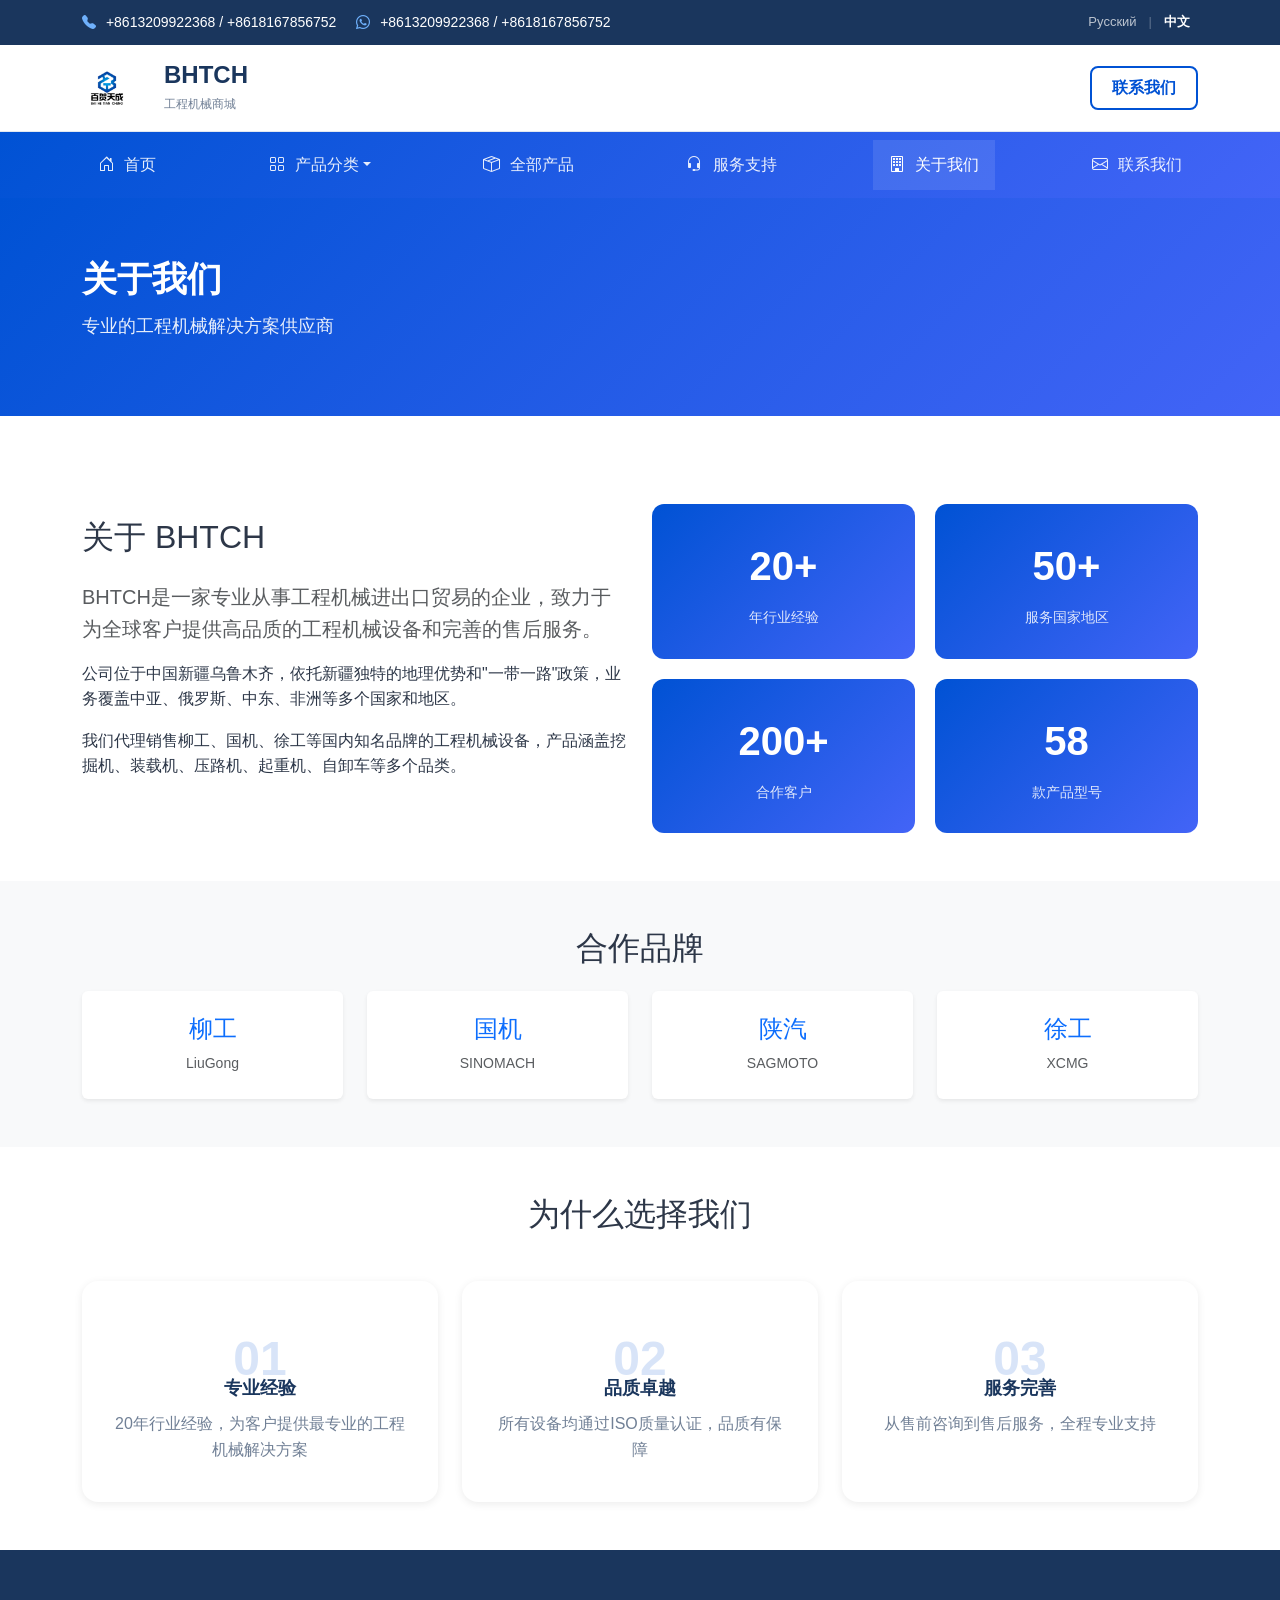
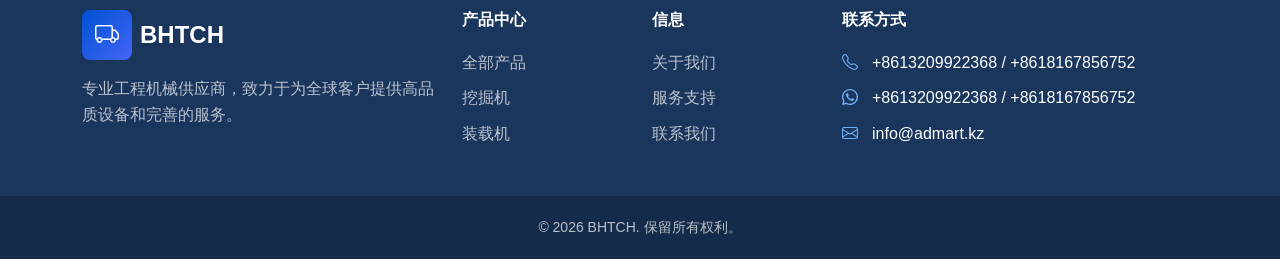
<file: about.html>
<!DOCTYPE html>
<html lang="zh-CN" data-i18n-lang="zh">
<head>
    <meta charset="UTF-8">
    <meta name="viewport" content="width=device-width, initial-scale=1.0">
    <title data-i18n="about.title">关于我们 - BHTCH</title>
    <meta name="description" content="BHTCH是一家专业工程机械供应商，拥有20年行业经验，为全球客户提供高品质设备">
    <link href="https://cdn.jsdelivr.net/npm/bootstrap@5.3.0/dist/css/bootstrap.min.css" rel="stylesheet">
    <link href="https://cdn.jsdelivr.net/npm/bootstrap-icons@1.11.0/font/bootstrap-icons.css" rel="stylesheet">
    <link href="css/style.css" rel="stylesheet">
</head>
<body>
    <div class="top-contact-bar">
        <div class="container">
            <div class="d-flex justify-content-between align-items-center py-2">
                <div class="contact-items">
                    <span><i class="bi bi-telephone-fill"></i> +8613209922368 / +8618167856752</span>
                    <span class="ms-3"><i class="bi bi-whatsapp"></i> +8613209922368 / +8618167856752</span>
                </div>
                <div class="language-selector">
                    <button class="lang-btn" data-lang="ru">Русский</button>
                    <span class="lang-divider">|</span>
                    <button class="lang-btn active" data-lang="zh">中文</button>
                </div>
            </div>
        </div>
    </div>

    <header class="header-main">
        <div class="container">
            <div class="d-flex align-items-center py-3">
                <a class='brand-logo d-flex align-items-center text-decoration-none' href='/'>
                    <img src="images/logo-baihetiancheng.png" data-i18n-alt="logo.alt" alt="百贺天成" class="logo-bhtc me-3">
                    <div class="ms-3">
                        <span class="brand-name" data-i18n="logo.name">BHTCH</span>
                        <small class="brand-tagline" data-i18n="brand.tagline">工程机械商城</small>
                    </div>
                </a>
                <div class="header-actions ms-auto">
                    <a class='btn btn-outline-admart' data-i18n='header.contact' href='/contact'>联系我们</a>
                </div>
            </div>
        </div>
    </header>

    <nav class="navbar navbar-expand-lg navbar-dark bg-admart">
        <div class="container">
            <button class="navbar-toggler" type="button" data-bs-toggle="collapse" data-bs-target="#mainNav">
                <span class="navbar-toggler-icon"></span>
            </button>
            <div class="collapse navbar-collapse" id="mainNav">
                <ul class="navbar-nav w-100 justify-content-between">
                    <li class="nav-item"><a class='nav-link' href='/'><i class="bi bi-house-door"></i> <span data-i18n="nav.home">首页</span></a></li>
                    <li class="nav-item dropdown">
                        <a class="nav-link dropdown-toggle" href="#" data-bs-toggle="dropdown"><i class="bi bi-grid"></i> <span data-i18n="nav.categories">产品分类</span></a>
                        <ul class="dropdown-menu">
                            <li><a class='dropdown-item' data-i18n='categories.excavator' href='/products?category=excavator'>挖掘机</a></li>
                            <li><a class='dropdown-item' data-i18n='categories.loader' href='/products?category=loader'>装载机</a></li>
                            <li><a class='dropdown-item' data-i18n='categories.roller' href='/products?category=roller'>压路机</a></li>
                            <li><a class='dropdown-item' data-i18n='categories.crane' href='/products?category=crane'>起重机</a></li>
                            <li><a class='dropdown-item' data-i18n='categories.dump' href='/products?category=dump'>自卸车</a></li>
                        </ul>
                    </li>
                    <li class="nav-item"><a class='nav-link' href='/products'><i class="bi bi-box-seam"></i> <span data-i18n="nav.products">全部产品</span></a></li>
                    <li class="nav-item"><a class='nav-link' href='/services'><i class="bi bi-headset"></i> <span data-i18n="nav.services">服务支持</span></a></li>
                    <li class="nav-item"><a class='nav-link active' href='/about'><i class="bi bi-building"></i> <span data-i18n="nav.about">关于我们</span></a></li>
                    <li class="nav-item"><a class='nav-link' href='/contact'><i class="bi bi-envelope"></i> <span data-i18n="nav.contact">联系我们</span></a></li>
                </ul>
            </div>
        </div>
    </nav>

    <div class="page-header">
        <div class="container">
            <h1 data-i18n="about.title">关于我们</h1>
            <p class="lead" data-i18n="about.subtitle">专业的工程机械解决方案供应商</p>
        </div>
    </div>

    <!-- 企业简介 -->
    <section class="py-5">
        <div class="container">
            <div class="row align-items-center">
                <div class="col-lg-6 mb-4">
                    <h2 class="mb-4" data-i18n="about.bhtch.title">关于 BHTCH</h2>
                    <p class="lead text-muted" data-i18n="about.bhtch.p1">BHTCH是一家专业从事工程机械进出口贸易的企业，致力于为全球客户提供高品质的工程机械设备和完善的售后服务。</p>
                    <p data-i18n="about.bhtch.p2">公司位于中国新疆乌鲁木齐，依托新疆独特的地理优势和"一带一路"政策，业务覆盖中亚、俄罗斯、中东、非洲等多个国家和地区。</p>
                    <p data-i18n="about.bhtch.p3">我们代理销售柳工、国机、徐工等国内知名品牌的工程机械设备，产品涵盖挖掘机、装载机、压路机、起重机、自卸车等多个品类。</p>
                </div>
                <div class="col-lg-6">
                    <div class="stats-grid">
                        <div class="stat-card">
                            <div class="stat-number">20+</div>
                            <div class="stat-label" data-i18n="about.stats.year">年行业经验</div>
                        </div>
                        <div class="stat-card">
                            <div class="stat-number">50+</div>
                            <div class="stat-label" data-i18n="about.stats.countries">服务国家地区</div>
                        </div>
                        <div class="stat-card">
                            <div class="stat-number">200+</div>
                            <div class="stat-label" data-i18n="about.stats.clients">合作客户</div>
                        </div>
                        <div class="stat-card">
                            <div class="stat-number">58</div>
                            <div class="stat-label" data-i18n="about.stats.models">款产品型号</div>
                        </div>
                    </div>
                </div>
            </div>
        </div>
    </section>

    <!-- 品牌代理 -->
    <section class="py-5 bg-light">
        <div class="container">
            <h2 class="text-center mb-4" data-i18n="about.brands">合作品牌</h2>
            <div class="row g-4 text-center">
                <div class="col-6 col-md-3">
                    <div class="brand-card p-4 bg-white rounded shadow-sm">
                        <h4 class="text-primary" data-i18n="brand.liugong">柳工</h4>
                        <p class="small text-muted mb-0">LiuGong</p>
                    </div>
                </div>
                <div class="col-6 col-md-3">
                    <div class="brand-card p-4 bg-white rounded shadow-sm">
                        <h4 class="text-primary" data-i18n="brand.sinomach">国机</h4>
                        <p class="small text-muted mb-0">SINOMACH</p>
                    </div>
                </div>
                <div class="col-6 col-md-3">
                    <div class="brand-card p-4 bg-white rounded shadow-sm">
                        <h4 class="text-primary" data-i18n="brand.shanqi">陕汽</h4>
                        <p class="small text-muted mb-0">SAGMOTO</p>
                    </div>
                </div>
                <div class="col-6 col-md-3">
                    <div class="brand-card p-4 bg-white rounded shadow-sm">
                        <h4 class="text-primary" data-i18n="brand.xcmg">徐工</h4>
                        <p class="small text-muted mb-0">XCMG</p>
                    </div>
                </div>
            </div>
        </div>
    </section>

    <!-- 企业优势 -->
    <section class="py-5">
        <div class="container">
            <h2 class="text-center mb-5" data-i18n="whyUs.title">为什么选择我们</h2>
            <div class="row g-4">
                <div class="col-md-4">
                    <div class="why-us-card">
                        <div class="why-us-number">01</div>
                        <h3 data-i18n="whyUs.item1.title">专业经验</h3>
                        <p data-i18n="whyUs.item1.desc">20年行业经验，为客户提供最专业的工程机械解决方案</p>
                    </div>
                </div>
                <div class="col-md-4">
                    <div class="why-us-card">
                        <div class="why-us-number">02</div>
                        <h3 data-i18n="whyUs.item2.title">品质卓越</h3>
                        <p data-i18n="whyUs.item2.desc">所有设备均通过ISO质量认证，品质有保障</p>
                    </div>
                </div>
                <div class="col-md-4">
                    <div class="why-us-card">
                        <div class="why-us-number">03</div>
                        <h3 data-i18n="whyUs.item3.title">服务完善</h3>
                        <p data-i18n="whyUs.item3.desc">从售前咨询到售后服务，全程专业支持</p>
                    </div>
                </div>
            </div>
        </div>
    </section>

    <footer class="site-footer">
        <div class="footer-top">
            <div class="container">
                <div class="row g-4">
                    <div class="col-lg-4">
                        <div class="footer-brand">
                            <div class="d-flex align-items-center mb-3">
                                <div class="logo-icon me-2"><i class="bi bi-truck"></i></div>
                                <span class="brand-name" data-i18n="logo.name">BHTCH</span>
                            </div>
                            <p data-i18n="footer.about">专业工程机械供应商，致力于为全球客户提供高品质设备和完善的服务。</p>
                        </div>
                    </div>
                    <div class="col-6 col-lg-2">
                        <h5 data-i18n="footer.products.title">产品中心</h5>
                        <ul class="list-unstyled">
                            <li><a data-i18n='footer.allProducts' href='/products'>全部产品</a></li>
                            <li><a data-i18n='categories.excavator' href='/products?category=excavator'>挖掘机</a></li>
                            <li><a data-i18n='categories.loader' href='/products?category=loader'>装载机</a></li>
                        </ul>
                    </div>
                    <div class="col-6 col-lg-2">
                        <h5 data-i18n="footer.info.title">信息</h5>
                        <ul class="list-unstyled">
                            <li><a data-i18n='nav.about' href='/about'>关于我们</a></li>
                            <li><a data-i18n='nav.services' href='/services'>服务支持</a></li>
                            <li><a data-i18n='nav.contact' href='/contact'>联系我们</a></li>
                        </ul>
                    </div>
                    <div class="col-lg-4">
                        <h5 data-i18n="footer.contact.title">联系方式</h5>
                        <ul class="list-unstyled footer-contact">
                            <li><i class="bi bi-telephone"></i> +8613209922368 / +8618167856752</li>
                            <li><i class="bi bi-whatsapp"></i> +8613209922368 / +8618167856752</li>
                            <li><i class="bi bi-envelope"></i> info@admart.kz</li>
                        </ul>
                    </div>
                </div>
            </div>
        </div>
        <div class="footer-bottom">
            <div class="container text-center">
                <p class="mb-0">© 2026 BHTCH. <span data-i18n="footer.copyright">保留所有权利。</span></p>
            </div>
        </div>
    </footer>

    <script src="https://cdn.jsdelivr.net/npm/bootstrap@5.3.0/dist/js/bootstrap.bundle.min.js"></script>
    <script src="js/i18n.js"></script>
    <script>
        document.addEventListener('DOMContentLoaded', function() { i18n.init(); });
    </script>
</body>
</html>
</file>
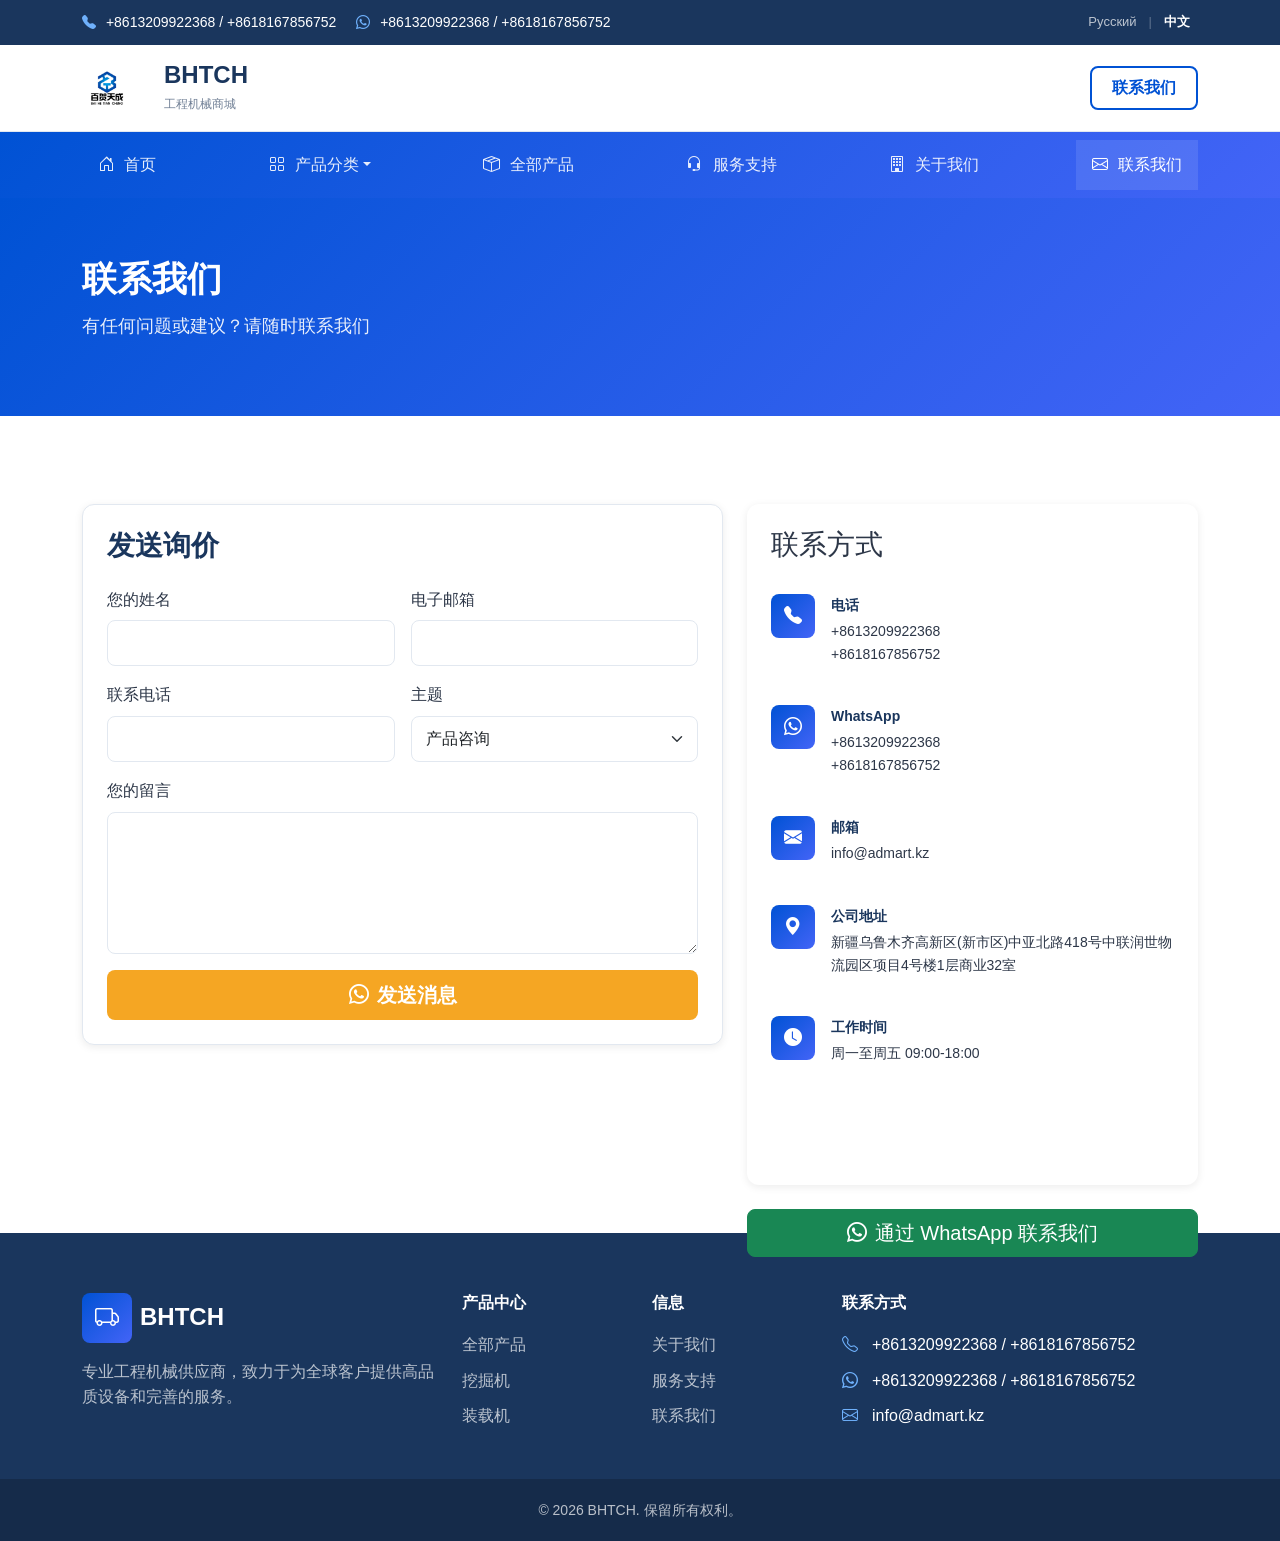
<file: contact.html>
<!DOCTYPE html>
<html lang="zh-CN" data-i18n-lang="zh">
<head>
    <meta charset="UTF-8">
    <meta name="viewport" content="width=device-width, initial-scale=1.0">
    <title data-i18n="contact.title">联系我们 - BHTCH</title>
    <meta name="description" content="联系BHTCH，获取工程机械产品报价、咨询服务">
    <link href="https://cdn.jsdelivr.net/npm/bootstrap@5.3.0/dist/css/bootstrap.min.css" rel="stylesheet">
    <link href="https://cdn.jsdelivr.net/npm/bootstrap-icons@1.11.0/font/bootstrap-icons.css" rel="stylesheet">
    <link href="css/style.css" rel="stylesheet">
</head>
<body>
    <div class="top-contact-bar">
        <div class="container">
            <div class="d-flex justify-content-between align-items-center py-2">
                <div class="contact-items">
                    <span><i class="bi bi-telephone-fill"></i> +8613209922368 / +8618167856752</span>
                    <span class="ms-3"><i class="bi bi-whatsapp"></i> +8613209922368 / +8618167856752</span>
                </div>
                <div class="language-selector">
                    <button class="lang-btn" data-lang="ru">Русский</button>
                    <span class="lang-divider">|</span>
                    <button class="lang-btn active" data-lang="zh">中文</button>
                </div>
            </div>
        </div>
    </div>

    <header class="header-main">
        <div class="container">
            <div class="d-flex align-items-center py-3">
                <a class='brand-logo d-flex align-items-center text-decoration-none' href='/'>
                    <img src="images/logo-baihetiancheng.png" data-i18n-alt="logo.alt" alt="百贺天成" class="logo-bhtc me-3">
                    <div class="ms-3">
                        <span class="brand-name" data-i18n="logo.name">BHTCH</span>
                        <small class="brand-tagline" data-i18n="brand.tagline">工程机械商城</small>
                    </div>
                </a>
                <div class="header-actions ms-auto">
                    <a class='btn btn-outline-admart' data-i18n='header.contact' href='/contact'>联系我们</a>
                </div>
            </div>
        </div>
    </header>

    <nav class="navbar navbar-expand-lg navbar-dark bg-admart">
        <div class="container">
            <button class="navbar-toggler" type="button" data-bs-toggle="collapse" data-bs-target="#mainNav">
                <span class="navbar-toggler-icon"></span>
            </button>
            <div class="collapse navbar-collapse" id="mainNav">
                <ul class="navbar-nav w-100 justify-content-between">
                    <li class="nav-item"><a class='nav-link' href='/'><i class="bi bi-house-door"></i> <span data-i18n="nav.home">首页</span></a></li>
                    <li class="nav-item dropdown">
                        <a class="nav-link dropdown-toggle" href="#" data-bs-toggle="dropdown"><i class="bi bi-grid"></i> <span data-i18n="nav.categories">产品分类</span></a>
                        <ul class="dropdown-menu">
                            <li><a class='dropdown-item' data-i18n='categories.excavator' href='/products?category=excavator'>挖掘机</a></li>
                            <li><a class='dropdown-item' data-i18n='categories.loader' href='/products?category=loader'>装载机</a></li>
                            <li><a class='dropdown-item' data-i18n='categories.roller' href='/products?category=roller'>压路机</a></li>
                            <li><a class='dropdown-item' data-i18n='categories.crane' href='/products?category=crane'>起重机</a></li>
                            <li><a class='dropdown-item' data-i18n='categories.dump' href='/products?category=dump'>自卸车</a></li>
                        </ul>
                    </li>
                    <li class="nav-item"><a class='nav-link' href='/products'><i class="bi bi-box-seam"></i> <span data-i18n="nav.products">全部产品</span></a></li>
                    <li class="nav-item"><a class='nav-link' href='/services'><i class="bi bi-headset"></i> <span data-i18n="nav.services">服务支持</span></a></li>
                    <li class="nav-item"><a class='nav-link' href='/about'><i class="bi bi-building"></i> <span data-i18n="nav.about">关于我们</span></a></li>
                    <li class="nav-item"><a class='nav-link active' href='/contact'><i class="bi bi-envelope"></i> <span data-i18n="nav.contact">联系我们</span></a></li>
                </ul>
            </div>
        </div>
    </nav>

    <div class="page-header">
        <div class="container">
            <h1 data-i18n="contact.title">联系我们</h1>
            <p class="lead" data-i18n="contact.subtitle">有任何问题或建议？请随时联系我们</p>
        </div>
    </div>

    <section class="py-5">
        <div class="container">
            <div class="row">
                <!-- 联系表单 -->
                <div class="col-lg-7 mb-4">
                    <div class="contact-form-card p-4">
                        <h3 class="mb-4" data-i18n="contact.sendInquiry">发送询价</h3>
                        <form id="contactForm">
                            <div class="row g-3">
                                <div class="col-md-6">
                                    <label class="form-label" data-i18n="contact.form.name">您的姓名</label>
                                    <input type="text" class="form-control" id="name" required>
                                </div>
                                <div class="col-md-6">
                                    <label class="form-label" data-i18n="contact.form.email">电子邮箱</label>
                                    <input type="email" class="form-control" id="email" required>
                                </div>
                                <div class="col-md-6">
                                    <label class="form-label" data-i18n="contact.form.phone">联系电话</label>
                                    <input type="tel" class="form-control" id="phone">
                                </div>
                                <div class="col-md-6">
                                    <label class="form-label" data-i18n="contact.form.subject">主题</label>
                                    <select class="form-select" id="subject">
                                        <option value="product" data-i18n="contact.form.subject1">产品咨询</option>
                                        <option value="price" data-i18n="contact.form.subject2">价格报价</option>
                                        <option value="service" data-i18n="contact.form.subject3">售后服务</option>
                                        <option value="other" data-i18n="contact.form.subject4">其他</option>
                                    </select>
                                </div>
                                <div class="col-12">
                                    <label class="form-label" data-i18n="contact.form.message">您的留言</label>
                                    <textarea class="form-control" id="message" rows="5" required></textarea>
                                </div>
                                <div class="col-12">
                                    <button type="submit" class="btn btn-admart btn-lg w-100">
                                        <i class="bi bi-whatsapp me-2"></i><span data-i18n="btn.send">发送消息</span>
                                    </button>
                                </div>
                            </div>
                        </form>
                    </div>
                </div>

                <!-- 联系信息 -->
                <div class="col-lg-5">
                    <div class="contact-info-card p-4 mb-4">
                        <h3 class="mb-4" data-i18n="footer.contact.title">联系方式</h3>
                        <ul class="list-unstyled contact-detail-list">
                            <li class="mb-4">
                                <div class="d-flex">
                                    <div class="contact-icon-wrap me-3"><i class="bi bi-telephone-fill"></i></div>
                                    <div>
                                        <strong data-i18n="contact.phone2">电话</strong>
                                        <p class="mb-0">+8613209922368</p>
                                        <p class="mb-0">+8618167856752</p>
                                    </div>
                                </div>
                            </li>
                            <li class="mb-4">
                                <div class="d-flex">
                                    <div class="contact-icon-wrap me-3"><i class="bi bi-whatsapp"></i></div>
                                    <div>
                                        <strong data-i18n="contact.whatsapp">WhatsApp</strong>
                                        <p class="mb-0">+8613209922368</p>
                                        <p class="mb-0">+8618167856752</p>
                                    </div>
                                </div>
                            </li>
                            <li class="mb-4">
                                <div class="d-flex">
                                    <div class="contact-icon-wrap me-3"><i class="bi bi-envelope-fill"></i></div>
                                    <div>
                                        <strong data-i18n="contact.email">邮箱</strong>
                                        <p class="mb-0">info@admart.kz</p>
                                    </div>
                                </div>
                            </li>
                            <li class="mb-4">
                                <div class="d-flex">
                                    <div class="contact-icon-wrap me-3"><i class="bi bi-geo-alt-fill"></i></div>
                                    <div>
                                        <strong data-i18n="contact.address">公司地址</strong>
                                        <p class="mb-0" data-i18n="contact.address.china">新疆乌鲁木齐高新区(新市区)中亚北路418号中联润世物流园区项目4号楼1层商业32室</p>
                                    </div>
                                </div>
                            </li>
                            <li>
                                <div class="d-flex">
                                    <div class="contact-icon-wrap me-3"><i class="bi bi-clock-fill"></i></div>
                                    <div>
                                        <strong data-i18n="contact.workHours">工作时间</strong>
                                        <p class="mb-0" data-i18n="footer.contact.hours">周一至周五 09:00-18:00</p>
                                    </div>
                                </div>
                            </li>
                        </ul>
                    </div>

                    <!-- WhatsApp快捷 -->
                    <div class="text-center">
                        <a href="https://wa.me/8613209922368" target="_blank" class="btn btn-success btn-lg w-100">
                            <i class="bi bi-whatsapp me-2"></i><span data-i18n="contact.viaWhatsapp">通过 WhatsApp 联系我们</span>
                        </a>
                    </div>
                </div>
            </div>
        </div>
    </section>

    <footer class="site-footer">
        <div class="footer-top">
            <div class="container">
                <div class="row g-4">
                    <div class="col-lg-4">
                        <div class="footer-brand">
                            <div class="d-flex align-items-center mb-3">
                                <div class="logo-icon me-2"><i class="bi bi-truck"></i></div>
                                <span class="brand-name" data-i18n="logo.name">BHTCH</span>
                            </div>
                            <p data-i18n="footer.about">专业工程机械供应商，致力于为全球客户提供高品质设备和完善的服务。</p>
                        </div>
                    </div>
                    <div class="col-6 col-lg-2">
                        <h5 data-i18n="footer.products.title">产品中心</h5>
                        <ul class="list-unstyled">
                            <li><a data-i18n='footer.allProducts' href='/products'>全部产品</a></li>
                            <li><a data-i18n='categories.excavator' href='/products?category=excavator'>挖掘机</a></li>
                            <li><a data-i18n='categories.loader' href='/products?category=loader'>装载机</a></li>
                        </ul>
                    </div>
                    <div class="col-6 col-lg-2">
                        <h5 data-i18n="footer.info.title">信息</h5>
                        <ul class="list-unstyled">
                            <li><a data-i18n='nav.about' href='/about'>关于我们</a></li>
                            <li><a data-i18n='nav.services' href='/services'>服务支持</a></li>
                            <li><a data-i18n='nav.contact' href='/contact'>联系我们</a></li>
                        </ul>
                    </div>
                    <div class="col-lg-4">
                        <h5 data-i18n="footer.contact.title">联系方式</h5>
                        <ul class="list-unstyled footer-contact">
                            <li><i class="bi bi-telephone"></i> +8613209922368 / +8618167856752</li>
                            <li><i class="bi bi-whatsapp"></i> +8613209922368 / +8618167856752</li>
                            <li><i class="bi bi-envelope"></i> info@admart.kz</li>
                        </ul>
                    </div>
                </div>
            </div>
        </div>
        <div class="footer-bottom">
            <div class="container text-center">
                <p class="mb-0">© 2026 BHTCH. <span data-i18n="footer.copyright">保留所有权利。</span></p>
            </div>
        </div>
    </footer>

    <script src="https://cdn.jsdelivr.net/npm/bootstrap@5.3.0/dist/js/bootstrap.bundle.min.js"></script>
    <script src="js/i18n.js"></script>
    <script>
        document.addEventListener('DOMContentLoaded', function() {
            i18n.init();

            const form = document.getElementById('contactForm');
            form.addEventListener('submit', function(e) {
                e.preventDefault();
                const name = document.getElementById('name').value;
                const email = document.getElementById('email').value;
                const phone = document.getElementById('phone').value;
                const subject = document.getElementById('subject').value;
                const message = document.getElementById('message').value;

                const whatsappMsg = encodeURIComponent(
                    `Здравствуйте, меня зовут ${name}.\n\n` +
                    `Email: ${email}\n` +
                    `Телефон: ${phone}\n` +
                    `Тема: ${subject}\n\n` +
                    `Сообщение:\n${message}`
                );

                window.open(`https://wa.me/8613209922368?text=${whatsappMsg}`, '_blank');
            });
        });
    </script>
</body>
</html>
</file>
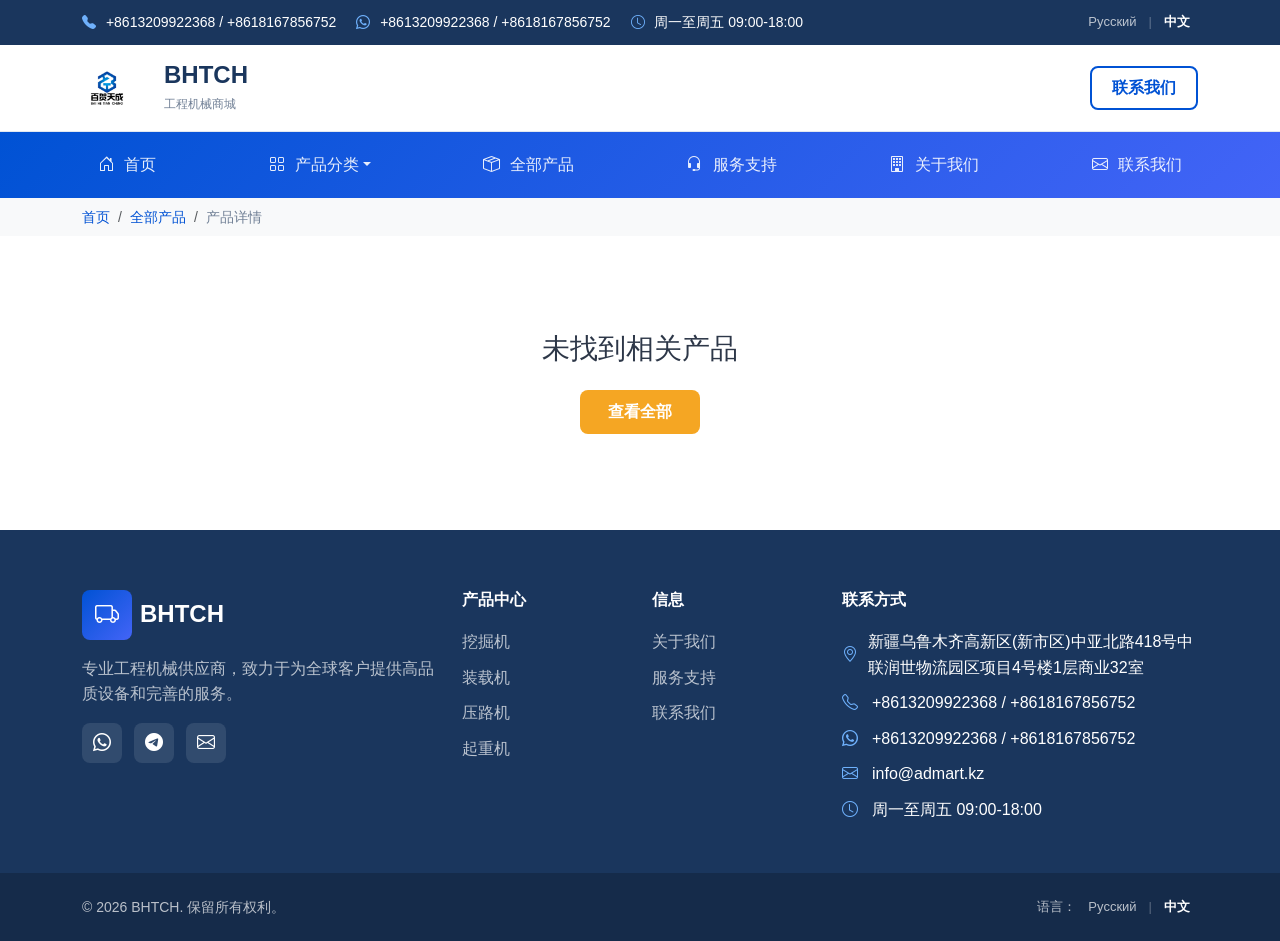
<file: product-detail.html>
<!DOCTYPE html>
<html lang="zh-CN" data-i18n-lang="zh">
<head>
    <meta charset="UTF-8">
    <meta name="viewport" content="width=device-width, initial-scale=1.0">
    <title id="pageTitle">产品详情 - BHTCH</title>
    <meta name="description" content="BHTCH工程机械设备产品详情">
    <link href="https://cdn.jsdelivr.net/npm/bootstrap@5.3.0/dist/css/bootstrap.min.css" rel="stylesheet">
    <link href="https://cdn.jsdelivr.net/npm/bootstrap-icons@1.11.0/font/bootstrap-icons.css" rel="stylesheet">
    <link href="css/style.css" rel="stylesheet">
</head>
<body>
    <!-- 顶部联系栏 -->
    <div class="top-contact-bar">
        <div class="container">
            <div class="d-flex justify-content-between align-items-center py-2">
                <div class="contact-items">
                    <span><i class="bi bi-telephone-fill"></i> +8613209922368 / +8618167856752</span>
                    <span class="ms-3"><i class="bi bi-whatsapp"></i> +8613209922368 / +8618167856752</span>
                    <span class="ms-3 d-none d-md-inline"><i class="bi bi-clock"></i> <span data-i18n="contact.hours">周一至周五 09:00-18:00</span></span>
                </div>
                <div class="language-selector">
                    <button class="lang-btn" data-lang="ru">Русский</button>
                    <span class="lang-divider">|</span>
                    <button class="lang-btn active" data-lang="zh">中文</button>
                </div>
            </div>
        </div>
    </div>

    <header class="header-main">
        <div class="container">
            <div class="d-flex align-items-center py-3">
                <a class='brand-logo d-flex align-items-center text-decoration-none' href='/'>
                    <img src="images/logo-baihetiancheng.png" data-i18n-alt="logo.alt" alt="百贺天成" class="logo-bhtc me-3">
                    <div class="ms-3">
                        <span class="brand-name" data-i18n="logo.name">BHTCH</span>
                        <small class="brand-tagline" data-i18n="brand.tagline">工程机械商城</small>
                    </div>
                </a>
                <div class="header-actions ms-auto">
                    <a class='btn btn-outline-admart' data-i18n='header.contact' href='/contact'>联系我们</a>
                </div>
            </div>
        </div>
    </header>

    <nav class="navbar navbar-expand-lg navbar-dark bg-admart">
        <div class="container">
            <button class="navbar-toggler" type="button" data-bs-toggle="collapse" data-bs-target="#mainNav">
                <span class="navbar-toggler-icon"></span>
            </button>
            <div class="collapse navbar-collapse" id="mainNav">
                <ul class="navbar-nav w-100 justify-content-between">
                    <li class="nav-item"><a class='nav-link' href='/'><i class="bi bi-house-door"></i> <span data-i18n="nav.home">首页</span></a></li>
                    <li class="nav-item dropdown">
                        <a class="nav-link dropdown-toggle" href="#" data-bs-toggle="dropdown"><i class="bi bi-grid"></i> <span data-i18n="nav.categories">产品分类</span></a>
                        <ul class="dropdown-menu">
                            <li><a class='dropdown-item' data-i18n='categories.excavator' href='/products?category=excavator'>挖掘机</a></li>
                            <li><a class='dropdown-item' data-i18n='categories.loader' href='/products?category=loader'>装载机</a></li>
                            <li><a class='dropdown-item' data-i18n='categories.roller' href='/products?category=roller'>压路机</a></li>
                            <li><a class='dropdown-item' data-i18n='categories.crane' href='/products?category=crane'>起重机</a></li>
                            <li><a class='dropdown-item' data-i18n='categories.dump' href='/products?category=dump'>自卸车</a></li>
                        </ul>
                    </li>
                    <li class="nav-item"><a class='nav-link' href='/products'><i class="bi bi-box-seam"></i> <span data-i18n="nav.products">全部产品</span></a></li>
                    <li class="nav-item"><a class='nav-link' href='/services'><i class="bi bi-headset"></i> <span data-i18n="nav.services">服务支持</span></a></li>
                    <li class="nav-item"><a class='nav-link' href='/about'><i class="bi bi-building"></i> <span data-i18n="nav.about">关于我们</span></a></li>
                    <li class="nav-item"><a class='nav-link' href='/contact'><i class="bi bi-envelope"></i> <span data-i18n="nav.contact">联系我们</span></a></li>
                </ul>
            </div>
        </div>
    </nav>

    <!-- 面包屑导航 -->
    <div class="bg-light py-2">
        <div class="container">
            <nav aria-label="breadcrumb">
                <ol class="breadcrumb mb-0" id="breadcrumb">
                    <li class="breadcrumb-item"><a href="/" data-i18n="nav.home.text">首页</a></li>
                    <li class="breadcrumb-item"><a data-i18n='nav.products' href='/products'>全部产品</a></li>
                    <li class="breadcrumb-item active" id="breadcrumbName">产品详情</li>
                </ol>
            </nav>
        </div>
    </div>

    <!-- 产品详情 -->
    <section class="py-5">
        <div class="container">
            <div id="productDetail">
                <!-- 由 JS 动态加载 -->
            </div>
        </div>
    </section>

    <!-- 页脚 -->
    <footer class="site-footer">
        <div class="footer-top">
            <div class="container">
                <div class="row g-4">
                    <div class="col-lg-4">
                        <div class="footer-brand">
                            <div class="d-flex align-items-center mb-3">
                                <div class="logo-icon me-2"><i class="bi bi-truck"></i></div>
                                <span class="brand-name" data-i18n="logo.name">BHTCH</span>
                            </div>
                            <p data-i18n="footer.about">专业工程机械供应商，致力于为全球客户提供高品质设备和完善的服务。</p>
                            <div class="footer-social mt-3">
                                <a href="#"><i class="bi bi-whatsapp"></i></a>
                                <a href="#"><i class="bi bi-telegram"></i></a>
                                <a href="#"><i class="bi bi-envelope"></i></a>
                            </div>
                        </div>
                    </div>
                    <div class="col-6 col-lg-2">
                        <h5 data-i18n="footer.products.title">产品中心</h5>
                        <ul class="list-unstyled">
                            <li><a data-i18n='categories.excavator' href='/products?category=excavator'>挖掘机</a></li>
                            <li><a data-i18n='categories.loader' href='/products?category=loader'>装载机</a></li>
                            <li><a data-i18n='categories.roller' href='/products?category=roller'>压路机</a></li>
                            <li><a data-i18n='categories.crane' href='/products?category=crane'>起重机</a></li>
                        </ul>
                    </div>
                    <div class="col-6 col-lg-2">
                        <h5 data-i18n="footer.info.title">信息</h5>
                        <ul class="list-unstyled">
                            <li><a data-i18n='nav.about' href='/about'>关于我们</a></li>
                            <li><a data-i18n='nav.services' href='/services'>服务支持</a></li>
                            <li><a data-i18n='nav.contact' href='/contact'>联系我们</a></li>
                        </ul>
                    </div>
                    <div class="col-lg-4">
                        <h5 data-i18n="footer.contact.title">联系方式</h5>
                        <ul class="list-unstyled footer-contact">
                            <li><i class="bi bi-geo-alt"></i> <span data-i18n="footer.contact.address">新疆乌鲁木齐高新区(新市区)中亚北路418号中联润世物流园区项目4号楼1层商业32室</span></li>
                            <li><i class="bi bi-telephone"></i> +8613209922368 / +8618167856752</li>
                            <li><i class="bi bi-whatsapp"></i> +8613209922368 / +8618167856752</li>
                            <li><i class="bi bi-envelope"></i> info@admart.kz</li>
                            <li><i class="bi bi-clock"></i> <span data-i18n="footer.contact.hours">周一至周五 09:00-18:00</span></li>
                        </ul>
                    </div>
                </div>
            </div>
        </div>
        <div class="footer-bottom">
            <div class="container">
                <div class="d-flex flex-column flex-md-row justify-content-between align-items-center">
                    <p class="mb-2 mb-md-0">© 2026 BHTCH. <span data-i18n="footer.copyright">保留所有权利。</span></p>
                    <div class="language-selector footer-lang">
                        <span data-i18n="footer.lang">语言：</span>
                        <button class="lang-btn" data-lang="ru">Русский</button>
                        <span class="lang-divider">|</span>
                        <button class="lang-btn active" data-lang="zh">中文</button>
                    </div>
                </div>
            </div>
        </div>
    </footer>

    <script src="https://cdn.jsdelivr.net/npm/bootstrap@5.3.0/dist/js/bootstrap.bundle.min.js"></script>
    <script src="js/i18n.js"></script>
    <script src="js/products.js"></script>
    <script>
        document.addEventListener('DOMContentLoaded', function() {
            i18n.init();

            const params = new URLSearchParams(window.location.search);
            const productId = parseInt(params.get('id'));
            const lang = i18n.currentLang;

            const product = products.find(p => p.id === productId);

            if (!product) {
                document.getElementById('productDetail').innerHTML = '<div class="text-center py-5"><h3>' + i18n.t('error.noProducts') + '</h3><a href="products.html" class="btn btn-admart mt-3">' + i18n.t('products.viewAll') + '</a></div>';
                return;
            }

            document.getElementById('pageTitle').textContent = product.name[lang] + ' - BHTCH';
            document.getElementById('breadcrumbName').textContent = product.name[lang];

            const specs = product.specs[lang] || product.specs['zh'];
            const features = product.features[lang] || product.features['zh'];

            document.getElementById('productDetail').innerHTML = `
                <div class="row">
                    <div class="col-lg-6 mb-4">
                        <div class="product-detail-img">
                            ${product.image
                                ? `<img src="${product.image}" alt="${product.name[lang]}" style="width:100%;height:400px;object-fit:cover;border-radius:8px;"
                                    onerror="this.src='https://via.placeholder.com/600x400?text=No+Image'" />`
                                : `<div class="text-center py-5"><i class="bi bi-truck" style="font-size:80px;color:#ccc;"></i></div>`
                            }
                        </div>
                    </div>
                    <div class="col-lg-6">
                        <div class="product-detail-info">
                            ${product.hot ? '<span class="badge bg-danger mb-2">' + i18n.t('products.hot') + '</span>' : ''}
                            <h2>${product.name[lang]}</h2>
                            <p class="text-muted">${product.description[lang]}</p>
                            <div class="product-price-lg mb-4">
                                <span class="price-label">${lang === 'zh' ? '价格' : 'Цена'}：</span>
                                <span class="price-value">USD ${product.priceUSD.toLocaleString()}</span>
                            </div>
                            <div class="d-grid gap-2 d-md-block mb-4">
                                <a href="contact.html" class="btn btn-admart btn-lg me-md-2">
                                    <i class="bi bi-whatsapp me-1"></i> ${i18n.t('product.quote')}
                                </a>
                                <a href="contact.html" class="btn btn-outline-secondary btn-lg">
                                    ${i18n.t('product.contact')}
                                </a>
                            </div>
                        </div>
                    </div>
                </div>

                <div class="row mt-5">
                    <div class="col-lg-7 mb-4">
                        <div class="detail-section">
                            <h4><i class="bi bi-list-check me-2"></i>${i18n.t('product.specs')}</h4>
                            <table class="table table-bordered mt-3">
                                <tbody>
                                    <tr><th width="35%">${i18n.t('product.weight')}</th><td>${specs.weight}</td></tr>
                                    <tr><th>${i18n.t('product.engine')}</th><td>${specs.engine}</td></tr>
                                    <tr><th>${i18n.t('product.bucket')}</th><td>${specs.bucket}</td></tr>
                                    <tr><th>${i18n.t('product.dimension')}</th><td>${specs.dimension}</td></tr>
                                </tbody>
                            </table>
                        </div>
                    </div>
                    <div class="col-lg-5 mb-4">
                        <div class="detail-section">
                            <h4><i class="bi bi-star me-2"></i>${i18n.t('product.features')}</h4>
                            <ul class="list-group list-group-flush mt-3">
                                ${(features || []).map(f => `<li class="list-group-item"><i class="bi bi-check-circle text-success me-2"></i>${f}</li>`).join('')}
                            </ul>
                        </div>
                    </div>
                </div>

                <!-- 相关产品 -->
                <div class="mt-5">
                    <h4 class="mb-4">${lang === 'zh' ? '猜你喜欢' : 'Рекомендуем'}</h4>
                    <div class="row g-4">
                        ${products.filter(p => p.id !== product.id && p.category === product.category).slice(0, 3).map(p => `
                            <div class="col-md-4">
                                <div class="product-card">
                                    <div class="card-img">
                                        ${p.image
                                            ? `<img src="${p.image}" alt="${p.name[lang]}" style="width:100%;height:180px;object-fit:cover;"
                                                onerror="this.style.display='none';this.nextElementSibling.style.display='flex';" /><i class="bi bi-truck" style="display:none;"></i>`
                                            : `<i class="bi bi-truck"></i>`
                                        }
                                    </div>
                                    <div class="card-body">
                                        <h5 class="card-title">${p.name[lang]}</h5>
                                        <p class="card-text small">${p.description[lang]}</p>
                                        <div class="product-price">USD ${p.priceUSD.toLocaleString()}</div>
                                        <a href="product-detail.html?id=${p.id}" class="btn w-100 btn-sm">${i18n.t('products.details')}</a>
                                    </div>
                                </div>
                            </div>
                        `).join('')}
                    </div>
                </div>
            `;

            // 语言切换时重新渲染
            const originalSetLang = i18n.setLanguage.bind(i18n);
            i18n.setLanguage = function(lang) {
                originalSetLang(lang);
                location.reload();
            };
        });
    </script>
</body>
</html>
</file>
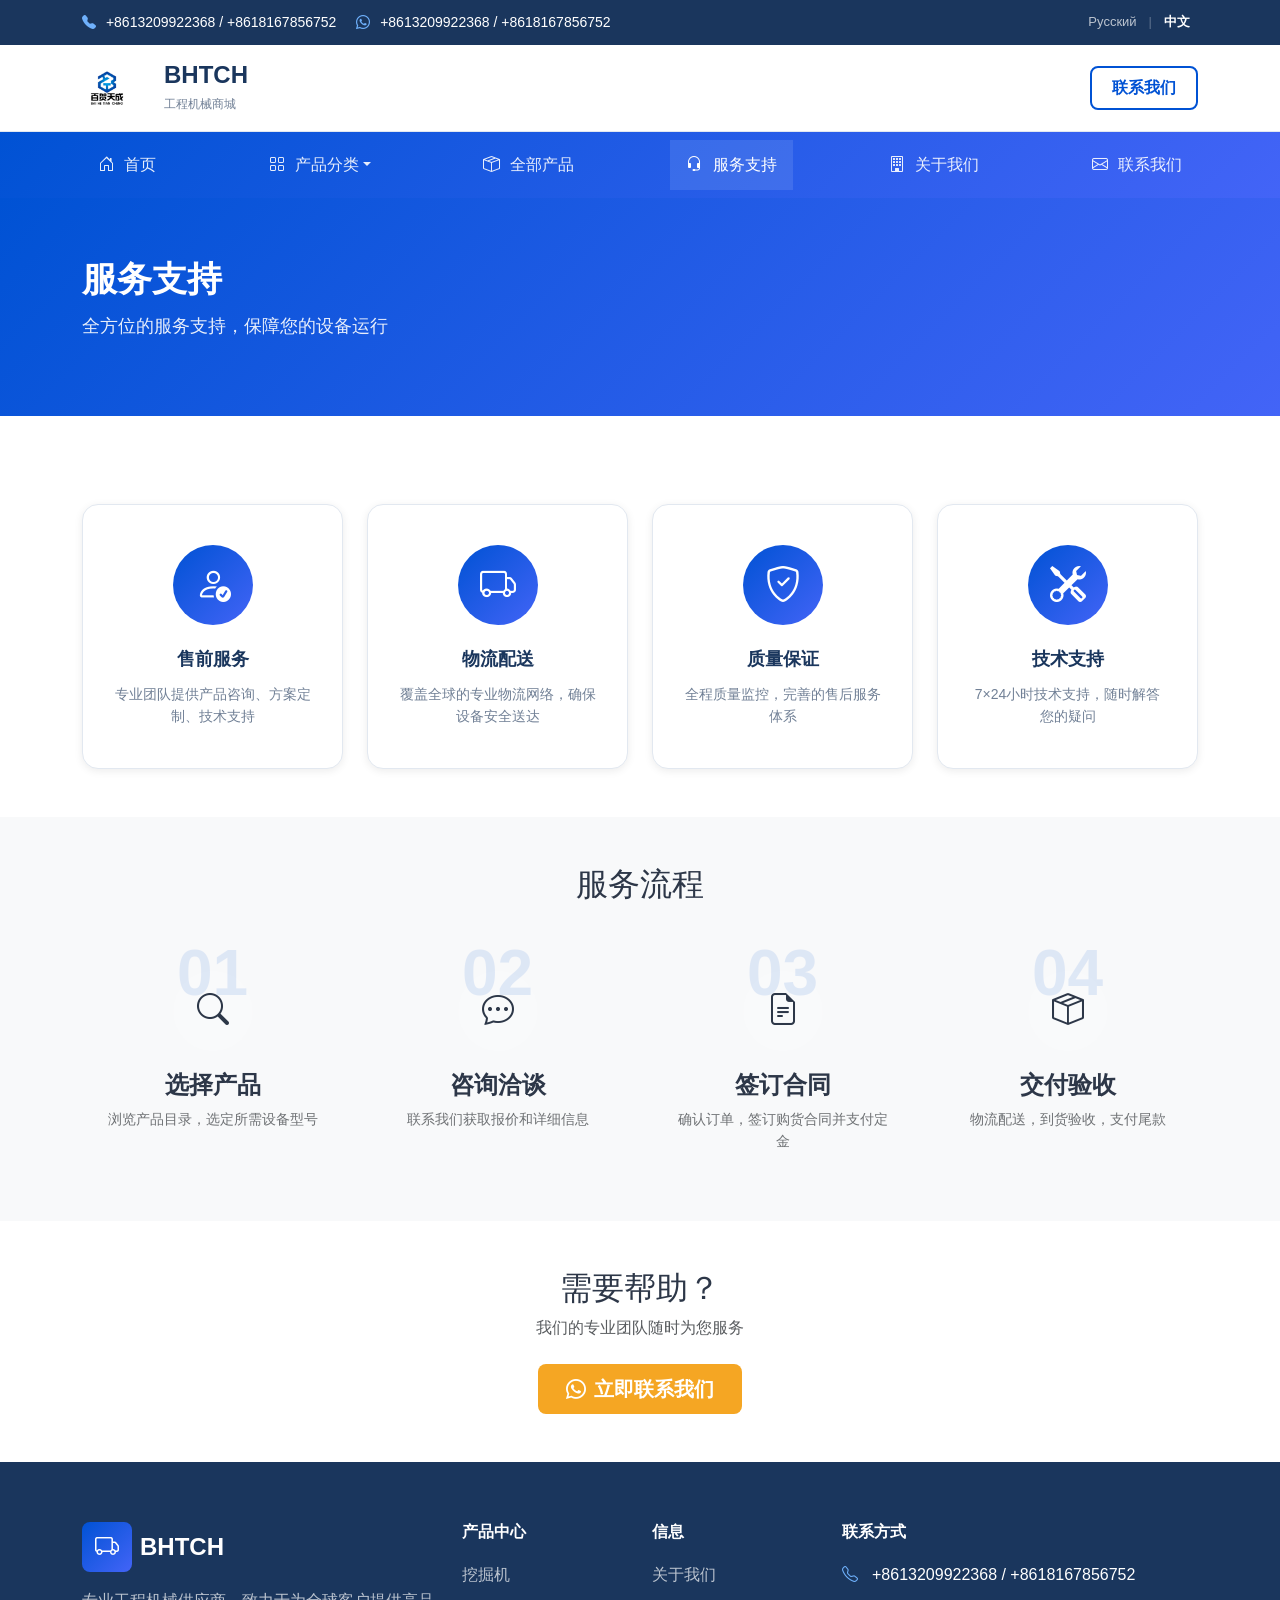
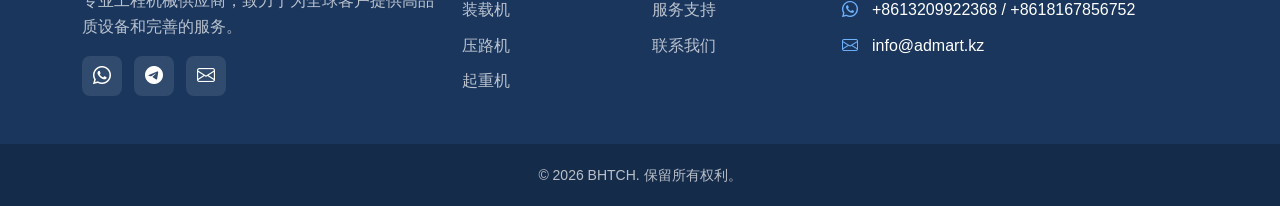
<file: services.html>
<!DOCTYPE html>
<html lang="zh-CN" data-i18n-lang="zh">
<head>
    <meta charset="UTF-8">
    <meta name="viewport" content="width=device-width, initial-scale=1.0">
    <title data-i18n="services.title">服务支持 - BHTCH</title>
    <meta name="description" content="BHTCH提供全方位服务支持：售前咨询、全球物流配送、售后服务、技术支持">
    <link href="https://cdn.jsdelivr.net/npm/bootstrap@5.3.0/dist/css/bootstrap.min.css" rel="stylesheet">
    <link href="https://cdn.jsdelivr.net/npm/bootstrap-icons@1.11.0/font/bootstrap-icons.css" rel="stylesheet">
    <link href="css/style.css" rel="stylesheet">
</head>
<body>
    <!-- 顶部联系栏 -->
    <div class="top-contact-bar">
        <div class="container">
            <div class="d-flex justify-content-between align-items-center py-2">
                <div class="contact-items">
                    <span><i class="bi bi-telephone-fill"></i> +8613209922368 / +8618167856752</span>
                    <span class="ms-3"><i class="bi bi-whatsapp"></i> +8613209922368 / +8618167856752</span>
                </div>
                <div class="language-selector">
                    <button class="lang-btn" data-lang="ru">Русский</button>
                    <span class="lang-divider">|</span>
                    <button class="lang-btn active" data-lang="zh">中文</button>
                </div>
            </div>
        </div>
    </div>

    <header class="header-main">
        <div class="container">
            <div class="d-flex align-items-center py-3">
                <a class='brand-logo d-flex align-items-center text-decoration-none' href='/'>
                    <img src="images/logo-baihetiancheng.png" data-i18n-alt="logo.alt" alt="百贺天成" class="logo-bhtc me-3">
                    <div class="ms-3">
                        <span class="brand-name" data-i18n="logo.name">BHTCH</span>
                        <small class="brand-tagline" data-i18n="brand.tagline">工程机械商城</small>
                    </div>
                </a>
                <div class="header-actions ms-auto">
                    <a class='btn btn-outline-admart' data-i18n='header.contact' href='/contact'>联系我们</a>
                </div>
            </div>
        </div>
    </header>

    <nav class="navbar navbar-expand-lg navbar-dark bg-admart">
        <div class="container">
            <button class="navbar-toggler" type="button" data-bs-toggle="collapse" data-bs-target="#mainNav">
                <span class="navbar-toggler-icon"></span>
            </button>
            <div class="collapse navbar-collapse" id="mainNav">
                <ul class="navbar-nav w-100 justify-content-between">
                    <li class="nav-item"><a class='nav-link' href='/'><i class="bi bi-house-door"></i> <span data-i18n="nav.home">首页</span></a></li>
                    <li class="nav-item dropdown">
                        <a class="nav-link dropdown-toggle" href="#" data-bs-toggle="dropdown"><i class="bi bi-grid"></i> <span data-i18n="nav.categories">产品分类</span></a>
                        <ul class="dropdown-menu">
                            <li><a class='dropdown-item' data-i18n='categories.excavator' href='/products?category=excavator'>挖掘机</a></li>
                            <li><a class='dropdown-item' data-i18n='categories.loader' href='/products?category=loader'>装载机</a></li>
                            <li><a class='dropdown-item' data-i18n='categories.roller' href='/products?category=roller'>压路机</a></li>
                            <li><a class='dropdown-item' data-i18n='categories.crane' href='/products?category=crane'>起重机</a></li>
                            <li><a class='dropdown-item' data-i18n='categories.dump' href='/products?category=dump'>自卸车</a></li>
                        </ul>
                    </li>
                    <li class="nav-item"><a class='nav-link' href='/products'><i class="bi bi-box-seam"></i> <span data-i18n="nav.products">全部产品</span></a></li>
                    <li class="nav-item"><a class='nav-link active' href='/services'><i class="bi bi-headset"></i> <span data-i18n="nav.services">服务支持</span></a></li>
                    <li class="nav-item"><a class='nav-link' href='/about'><i class="bi bi-building"></i> <span data-i18n="nav.about">关于我们</span></a></li>
                    <li class="nav-item"><a class='nav-link' href='/contact'><i class="bi bi-envelope"></i> <span data-i18n="nav.contact">联系我们</span></a></li>
                </ul>
            </div>
        </div>
    </nav>

    <!-- 页面标题 -->
    <div class="page-header">
        <div class="container">
            <h1 data-i18n="services.title">服务支持</h1>
            <p class="lead" data-i18n="services.subtitle">全方位的服务支持，保障您的设备运行</p>
        </div>
    </div>

    <!-- 服务项目 -->
    <section class="py-5">
        <div class="container">
            <div class="row g-4">
                <div class="col-md-6 col-lg-3">
                    <div class="service-card">
                        <div class="service-icon"><i class="bi bi-person-check"></i></div>
                        <h3 data-i18n="services.sales.title">售前服务</h3>
                        <p data-i18n="services.sales.desc">专业团队提供产品咨询、方案定制、技术支持</p>
                    </div>
                </div>
                <div class="col-md-6 col-lg-3">
                    <div class="service-card">
                        <div class="service-icon"><i class="bi bi-truck"></i></div>
                        <h3 data-i18n="services.logistics.title">物流配送</h3>
                        <p data-i18n="services.logistics.desc">覆盖全球的专业物流网络，确保设备安全送达</p>
                    </div>
                </div>
                <div class="col-md-6 col-lg-3">
                    <div class="service-card">
                        <div class="service-icon"><i class="bi bi-shield-check"></i></div>
                        <h3 data-i18n="services.warranty.title">质量保证</h3>
                        <p data-i18n="services.warranty.desc">全程质量监控，完善的售后服务体系</p>
                    </div>
                </div>
                <div class="col-md-6 col-lg-3">
                    <div class="service-card">
                        <div class="service-icon"><i class="bi bi-tools"></i></div>
                        <h3 data-i18n="services.tech.title">技术支持</h3>
                        <p data-i18n="services.tech.desc">7×24小时技术支持，随时解答您的疑问</p>
                    </div>
                </div>
            </div>
        </div>
    </section>

    <!-- 服务流程 -->
    <section class="py-5 bg-light">
        <div class="container">
            <h2 class="text-center mb-5" data-i18n="services.process">服务流程</h2>
            <div class="row g-4 text-center">
                <div class="col-md-3">
                    <div class="process-step">
                        <div class="step-number">01</div>
                        <div class="step-icon"><i class="bi bi-search"></i></div>
                        <h4 data-i18n="services.process.step1">选择产品</h4>
                        <p class="text-muted" data-i18n="services.process.step1.desc">浏览产品目录，选定所需设备型号</p>
                    </div>
                </div>
                <div class="col-md-3">
                    <div class="process-step">
                        <div class="step-number">02</div>
                        <div class="step-icon"><i class="bi bi-chat-dots"></i></div>
                        <h4 data-i18n="services.process.step2">咨询洽谈</h4>
                        <p class="text-muted" data-i18n="services.process.step2.desc">联系我们获取报价和详细信息</p>
                    </div>
                </div>
                <div class="col-md-3">
                    <div class="process-step">
                        <div class="step-number">03</div>
                        <div class="step-icon"><i class="bi bi-file-earmark-text"></i></div>
                        <h4 data-i18n="services.process.step3">签订合同</h4>
                        <p class="text-muted" data-i18n="services.process.step3.desc">确认订单，签订购货合同并支付定金</p>
                    </div>
                </div>
                <div class="col-md-3">
                    <div class="process-step">
                        <div class="step-number">04</div>
                        <div class="step-icon"><i class="bi bi-box-seam"></i></div>
                        <h4 data-i18n="services.process.step4">交付验收</h4>
                        <p class="text-muted" data-i18n="services.process.step4.desc">物流配送，到货验收，支付尾款</p>
                    </div>
                </div>
            </div>
        </div>
    </section>

    <!-- CTA -->
    <section class="py-5 text-center">
        <div class="container">
            <h2 data-i18n="services.needHelp">需要帮助？</h2>
            <p class="text-muted mb-4" data-i18n="services.needHelp.desc">我们的专业团队随时为您服务</p>
            <a class='btn btn-admart btn-lg' href='/contact'>
                <i class="bi bi-whatsapp me-2"></i><span data-i18n="services.contactNow">立即联系我们</span>
            </a>
        </div>
    </section>

    <!-- 页脚 -->
    <footer class="site-footer">
        <div class="footer-top">
            <div class="container">
                <div class="row g-4">
                    <div class="col-lg-4">
                        <div class="footer-brand">
                            <div class="d-flex align-items-center mb-3">
                                <div class="logo-icon me-2"><i class="bi bi-truck"></i></div>
                                <span class="brand-name" data-i18n="logo.name">BHTCH</span>
                            </div>
                            <p data-i18n="footer.about">专业工程机械供应商，致力于为全球客户提供高品质设备和完善的服务。</p>
                            <div class="footer-social mt-3">
                                <a href="#"><i class="bi bi-whatsapp"></i></a>
                                <a href="#"><i class="bi bi-telegram"></i></a>
                                <a href="#"><i class="bi bi-envelope"></i></a>
                            </div>
                        </div>
                    </div>
                    <div class="col-6 col-lg-2">
                        <h5 data-i18n="footer.products.title">产品中心</h5>
                        <ul class="list-unstyled">
                            <li><a data-i18n='categories.excavator' href='/products?category=excavator'>挖掘机</a></li>
                            <li><a data-i18n='categories.loader' href='/products?category=loader'>装载机</a></li>
                            <li><a data-i18n='categories.roller' href='/products?category=roller'>压路机</a></li>
                            <li><a data-i18n='categories.crane' href='/products?category=crane'>起重机</a></li>
                        </ul>
                    </div>
                    <div class="col-6 col-lg-2">
                        <h5 data-i18n="footer.info.title">信息</h5>
                        <ul class="list-unstyled">
                            <li><a data-i18n='nav.about' href='/about'>关于我们</a></li>
                            <li><a data-i18n='nav.services' href='/services'>服务支持</a></li>
                            <li><a data-i18n='nav.contact' href='/contact'>联系我们</a></li>
                        </ul>
                    </div>
                    <div class="col-lg-4">
                        <h5 data-i18n="footer.contact.title">联系方式</h5>
                        <ul class="list-unstyled footer-contact">
                            <li><i class="bi bi-telephone"></i> +8613209922368 / +8618167856752</li>
                            <li><i class="bi bi-whatsapp"></i> +8613209922368 / +8618167856752</li>
                            <li><i class="bi bi-envelope"></i> info@admart.kz</li>
                        </ul>
                    </div>
                </div>
            </div>
        </div>
        <div class="footer-bottom">
            <div class="container text-center">
                <p class="mb-0">© 2026 BHTCH. <span data-i18n="footer.copyright">保留所有权利。</span></p>
            </div>
        </div>
    </footer>

    <script src="https://cdn.jsdelivr.net/npm/bootstrap@5.3.0/dist/js/bootstrap.bundle.min.js"></script>
    <script src="js/i18n.js"></script>
    <script>
        document.addEventListener('DOMContentLoaded', function() { i18n.init(); });
    </script>
</body>
</html>
</file>
<file: css/style.css>
﻿/* ADMart 工程机械网站样式 - 参照 admart.kz 设计 */
:root {
    --admart-primary: #0052D4;
    --admart-secondary: #4364F7;
    --admart-accent: #6FB1FC;
    --admart-dark: #1a365d;
    --admart-light: #f0f4f8;
    --admart-orange: #f5a623;
    --admart-success: #38EF7D;
    --admart-text: #2d3748;
    --admart-text-light: #718096;
    --shadow-sm: 0 2px 8px rgba(0,0,0,0.08);
    --shadow-md: 0 4px 12px rgba(0,0,0,0.12);
    --shadow-lg: 0 8px 24px rgba(0,0,0,0.16);
    --radius-sm: 8px;
    --radius-md: 12px;
    --radius-lg: 16px;
}

body {
    font-family: 'Segoe UI', 'Noto Sans SC', -apple-system, BlinkMacSystemFont, sans-serif;
    color: var(--admart-text);
    line-height: 1.6;
    background: #fff;
}

/* 顶部联系栏 */
.top-contact-bar {
    background: var(--admart-dark);
    color: #fff;
    font-size: 14px;
}
.contact-items i {
    margin-right: 6px;
    color: var(--admart-accent);
}

/* 语言选择器 */
.language-selector {
    display: flex;
    align-items: center;
    gap: 4px;
    font-size: 13px;
}
.lang-btn {
    background: transparent;
    border: none;
    color: rgba(255,255,255,0.7);
    padding: 4px 8px;
    cursor: pointer;
    transition: all 0.2s;
    font-size: 13px;
}
.lang-btn:hover, .lang-btn.active {
    color: #fff;
    font-weight: 600;
}
.lang-divider {
    color: rgba(255,255,255,0.3);
}

/* Logo 区域 */
.header-main {
    background: #fff;
    border-bottom: 1px solid #e2e8f0;
}
.brand-logo {
    color: var(--admart-primary);
}
.logo-icon {
    width: 50px;
    height: 50px;
    background: linear-gradient(135deg, var(--admart-primary), var(--admart-secondary));
    border-radius: var(--radius-sm);
    display: flex;
    align-items: center;
    justify-content: center;
    color: #fff;
    font-size: 24px;
}
.logo-bhtc {
    height: 50px;
    width: auto;
}
.brand-name {
    font-size: 24px;
    font-weight: 700;
    color: var(--admart-dark);
    display: block;
    line-height: 1.2;
}
.brand-tagline {
    color: var(--admart-text-light);
    font-size: 12px;
}

/* 搜索框 */
.search-box {
    max-width: 500px;
    width: 100%;
}
.search-box .form-control {
    border: 2px solid #e2e8f0;
    border-right: none;
    border-radius: var(--radius-sm) 0 0 var(--radius-sm);
    padding: 10px 16px;
    font-size: 14px;
}
.search-box .form-control:focus {
    border-color: var(--admart-primary);
    box-shadow: none;
}
.btn-search {
    background: var(--admart-primary);
    color: #fff;
    border: 2px solid var(--admart-primary);
    border-radius: 0 var(--radius-sm) var(--radius-sm) 0;
    padding: 10px 24px;
    font-weight: 600;
}
.btn-search:hover {
    background: var(--admart-dark);
    border-color: var(--admart-dark);
}

/* 按钮样式 */
.btn-admart {
    background: var(--admart-orange);
    color: #fff;
    border: none;
    border-radius: var(--radius-sm);
    padding: 10px 28px;
    font-weight: 600;
    transition: all 0.3s;
}
.btn-admart:hover {
    background: #e09000;
    color: #fff;
    transform: translateY(-2px);
    box-shadow: var(--shadow-md);
}
.btn-outline-admart {
    border: 2px solid var(--admart-primary);
    color: var(--admart-primary);
    border-radius: var(--radius-sm);
    padding: 8px 20px;
    font-weight: 600;
    transition: all 0.3s;
}
.btn-outline-admart:hover {
    background: var(--admart-primary);
    color: #fff;
}

/* 主导航 */
.bg-admart {
    background: linear-gradient(135deg, var(--admart-primary), var(--admart-secondary));
}
.navbar-dark .navbar-nav .nav-link {
    color: rgba(255,255,255,0.9);
    padding: 12px 16px;
    font-weight: 500;
    transition: all 0.2s;
}
.navbar-dark .navbar-nav .nav-link:hover,
.navbar-dark .navbar-nav .nav-link.active {
    color: #fff;
    background: rgba(255,255,255,0.1);
}
.navbar-dark .navbar-nav .nav-link i {
    margin-right: 6px;
}

/* 下拉菜单 */
.dropdown-menu {
    border: none;
    border-radius: var(--radius-sm);
    box-shadow: var(--shadow-lg);
    padding: 8px 0;
}
.dropdown-item {
    padding: 10px 20px;
    color: var(--admart-text);
    transition: all 0.2s;
}
.dropdown-item:hover {
    background: var(--admart-light);
    color: var(--admart-primary);
}

/* 轮播区域 */
.hero-section {
    position: relative;
}
.hero-slide {
    min-height: 450px;
    display: flex;
    align-items: center;
    color: white;
    padding: 60px 0;
}
.hero-slide h1 {
    font-size: 2.5rem;
    font-weight: 700;
    margin-bottom: 20px;
    text-shadow: 0 2px 4px rgba(0,0,0,0.2);
}
.hero-slide p {
    font-size: 1.2rem;
    margin-bottom: 30px;
    opacity: 0.95;
}
.carousel-control-prev,
.carousel-control-next {
    width: 5%;
    background: rgba(0,0,0,0.2);
    height: 60px;
    top: 50%;
    transform: translateY(-50%);
    border-radius: var(--radius-sm);
    margin: 0 20px;
}
.carousel-indicators {
    bottom: 30px;
}
.carousel-indicators button {
    width: 12px;
    height: 12px;
    border-radius: 50%;
    margin: 0 4px;
}

/* 服务优势 */
.advantages-section {
    background: #fff;
    padding: 40px 0;
    border-bottom: 1px solid #e2e8f0;
}
.advantage-item {
    display: flex;
    align-items: center;
    gap: 16px;
    padding: 16px;
    border-radius: var(--radius-md);
    transition: all 0.3s;
}
.advantage-item:hover {
    background: var(--admart-light);
}
.advantage-icon {
    width: 56px;
    height: 56px;
    background: linear-gradient(135deg, var(--admart-primary), var(--admart-secondary));
    border-radius: var(--radius-sm);
    display: flex;
    align-items: center;
    justify-content: center;
    color: #fff;
    font-size: 24px;
    flex-shrink: 0;
}
.advantage-text h4 {
    margin: 0 0 4px;
    font-size: 16px;
    font-weight: 600;
    color: var(--admart-dark);
}
.advantage-text p {
    margin: 0;
    font-size: 13px;
    color: var(--admart-text-light);
}

/* 区块标题 */
.section-header {
    display: flex;
    justify-content: space-between;
    align-items: center;
    margin-bottom: 30px;
}
.section-header h2 {
    margin: 0;
    font-size: 24px;
    font-weight: 700;
    color: var(--admart-dark);
}
.view-all {
    color: var(--admart-primary);
    font-weight: 600;
    text-decoration: none;
    transition: all 0.2s;
}
.view-all:hover {
    color: var(--admart-dark);
}

/* 分类卡片 */
.category-card {
    display: flex;
    flex-direction: column;
    align-items: center;
    padding: 30px 20px;
    background: #fff;
    border-radius: var(--radius-md);
    text-decoration: none;
    color: var(--admart-text);
    box-shadow: var(--shadow-sm);
    transition: all 0.3s;
    border: 1px solid #e2e8f0;
    height: 100%;
}
.category-card:hover {
    transform: translateY(-5px);
    box-shadow: var(--shadow-lg);
    border-color: var(--admart-primary);
    color: var(--admart-primary);
}
.category-icon {
    width: 70px;
    height: 70px;
    background: linear-gradient(135deg, var(--admart-light), #dbeafe);
    border-radius: 50%;
    display: flex;
    align-items: center;
    justify-content: center;
    margin-bottom: 16px;
    font-size: 32px;
    color: var(--admart-primary);
    transition: all 0.3s;
}
.category-card:hover .category-icon {
    background: linear-gradient(135deg, var(--admart-primary), var(--admart-secondary));
    color: #fff;
}
.category-card h4 {
    margin: 0 0 8px;
    font-size: 15px;
    font-weight: 600;
}
.category-count {
    font-size: 13px;
    color: var(--admart-text-light);
}

/* 产品卡片 */
.product-card {
    background: #fff;
    border-radius: var(--radius-md);
    overflow: hidden;
    box-shadow: var(--shadow-sm);
    transition: all 0.3s;
    border: 1px solid #e2e8f0;
    height: 100%;
    display: flex;
    flex-direction: column;
}
.product-card:hover {
    transform: translateY(-5px);
    box-shadow: var(--shadow-lg);
    border-color: var(--admart-accent);
}
.product-card .card-img {
    position: relative;
    height: 200px;
    background: linear-gradient(135deg, #e2e8f0, #f7fafc);
    display: flex;
    align-items: center;
    justify-content: center;
    overflow: hidden;
}
.product-card .card-img img {
    width: 100%;
    height: 100%;
    object-fit: cover;
    transition: transform 0.3s ease;
}
.product-card:hover .card-img img {
    transform: scale(1.05);
}
.product-card .card-img i {
    font-size: 80px;
    color: #cbd5e0;
    transition: all 0.3s;
}
.product-card:hover .card-img i {
    transform: scale(1.1);
    color: var(--admart-accent);
}
.product-badge {
    position: absolute;
    top: 12px;
    left: 12px;
    background: var(--admart-orange);
    color: #fff;
    padding: 4px 12px;
    border-radius: 20px;
    font-size: 12px;
    font-weight: 600;
}
.product-card .card-body {
    padding: 20px;
    flex: 1;
    display: flex;
    flex-direction: column;
}
.product-card .card-title {
    font-size: 16px;
    font-weight: 600;
    color: var(--admart-dark);
    margin-bottom: 8px;
    line-height: 1.4;
}
.product-card .card-text {
    color: var(--admart-text-light);
    font-size: 14px;
    margin-bottom: 12px;
    flex: 1;
}
.product-card .product-price {
    font-size: 20px;
    font-weight: 700;
    color: var(--admart-primary);
    margin-bottom: 12px;
}
.product-card .product-price small {
    font-size: 14px;
    font-weight: 400;
    color: var(--admart-text-light);
}
.product-card .btn {
    background: var(--admart-primary);
    color: #fff;
    border: none;
    border-radius: var(--radius-sm);
    padding: 10px 20px;
    font-weight: 600;
    transition: all 0.2s;
}
.product-card .btn:hover {
    background: var(--admart-dark);
}

/* 为什么选择我们 */
.why-us-section {
    background: var(--admart-light);
}
.why-us-card {
    background: #fff;
    padding: 40px 30px;
    border-radius: var(--radius-lg);
    text-align: center;
    box-shadow: var(--shadow-sm);
    transition: all 0.3s;
    height: 100%;
}
.why-us-card:hover {
    transform: translateY(-5px);
    box-shadow: var(--shadow-lg);
}
.why-us-number {
    font-size: 48px;
    font-weight: 700;
    color: var(--admart-primary);
    opacity: 0.15;
    margin-bottom: -20px;
}
.why-us-card h3 {
    font-size: 18px;
    font-weight: 600;
    color: var(--admart-dark);
    margin-bottom: 12px;
}
.why-us-card p {
    color: var(--admart-text-light);
    margin: 0;
}

/* 订购流程 */
.order-process {
    background: linear-gradient(135deg, var(--admart-primary), var(--admart-secondary));
    color: #fff;
}
.order-process h2 {
    color: #fff;
}
.process-step {
    text-align: center;
    padding: 20px;
}
.step-icon {
    width: 80px;
    height: 80px;
    background: rgba(255,255,255,0.15);
    border-radius: 50%;
    display: flex;
    align-items: center;
    justify-content: center;
    margin: 0 auto 20px;
    font-size: 32px;
    transition: all 0.3s;
}
.process-step:hover .step-icon {
    background: rgba(255,255,255,0.25);
    transform: scale(1.1);
}
.process-step h4 {
    margin-bottom: 8px;
    font-weight: 600;
}
.process-step p {
    opacity: 0.85;
    margin: 0;
    font-size: 14px;
}

/* 页脚 */
.site-footer {
    background: var(--admart-dark);
    color: #fff;
}
.footer-top {
    padding: 60px 0 40px;
}
.footer-brand .brand-name {
    color: #fff;
}
.footer-brand p {
    color: rgba(255,255,255,0.7);
    margin: 0;
}
.footer-social {
    display: flex;
    gap: 12px;
}
.footer-social a {
    width: 40px;
    height: 40px;
    background: rgba(255,255,255,0.1);
    border-radius: var(--radius-sm);
    display: flex;
    align-items: center;
    justify-content: center;
    color: #fff;
    font-size: 18px;
    transition: all 0.2s;
}
.footer-social a:hover {
    background: var(--admart-primary);
    transform: translateY(-3px);
}
.site-footer h5 {
    color: #fff;
    font-size: 16px;
    font-weight: 600;
    margin-bottom: 20px;
}
.site-footer ul {
    margin: 0;
}
.site-footer ul li {
    margin-bottom: 10px;
}
.site-footer ul a {
    color: rgba(255,255,255,0.7);
    text-decoration: none;
    transition: all 0.2s;
}
.site-footer ul a:hover {
    color: var(--admart-accent);
}
.footer-contact li {
    display: flex;
    align-items: center;
    gap: 10px;
}
.footer-contact i {
    color: var(--admart-accent);
    width: 20px;
}
.footer-bottom {
    background: rgba(0,0,0,0.2);
    padding: 20px 0;
    font-size: 14px;
    color: rgba(255,255,255,0.7);
}
.footer-lang .lang-btn {
    color: rgba(255,255,255,0.7);
}
.footer-lang .lang-btn:hover,
.footer-lang .lang-btn.active {
    color: #fff;
}

/* 产品列表页 */
.filter-section {
    background: #fff;
    padding: 20px;
    border-radius: var(--radius-md);
    box-shadow: var(--shadow-sm);
    margin-bottom: 30px;
}
.filter-section .form-select {
    border: 1px solid #e2e8f0;
    border-radius: var(--radius-sm);
    padding: 10px 16px;
}
.filter-section .form-select:focus {
    border-color: var(--admart-primary);
    box-shadow: 0 0 0 3px rgba(0,82,212,0.1);
}
.search-filter {
    position: relative;
}
.search-filter .form-control {
    border: 1px solid #e2e8f0;
    border-radius: var(--radius-sm);
    padding: 10px 16px;
}
.search-filter .form-control:focus {
    border-color: var(--admart-primary);
    box-shadow: 0 0 0 3px rgba(0,82,212,0.1);
}
.search-filter .btn {
    position: absolute;
    right: 8px;
    top: 50%;
    transform: translateY(-50%);
    background: transparent;
    border: none;
    color: var(--admart-text-light);
}

/* 产品详情页 */
.product-detail-section {
    padding: 40px 0;
}
.gallery-section {
    position: sticky;
    top: 100px;
}
.gallery-main {
    width: 100%;
    height: 400px;
    background: linear-gradient(135deg, #e2e8f0, #f7fafc);
    border-radius: var(--radius-md);
    display: flex;
    align-items: center;
    justify-content: center;
    margin-bottom: 16px;
    overflow: hidden;
}
.gallery-main img {
    width: 100%;
    height: 100%;
    object-fit: contain;
}
.gallery-main i {
    font-size: 150px;
    color: #cbd5e0;
}
.gallery-thumbs {
    display: flex;
    gap: 12px;
}
.gallery-thumb {
    width: 80px;
    height: 80px;
    background: linear-gradient(135deg, #e2e8f0, #f7fafc);
    border-radius: var(--radius-sm);
    display: flex;
    align-items: center;
    justify-content: center;
    cursor: pointer;
    border: 2px solid transparent;
    transition: all 0.2s;
}
.gallery-thumb:hover,
.gallery-thumb.active {
    border-color: var(--admart-primary);
}
.gallery-thumb i {
    font-size: 30px;
    color: #cbd5e0;
}
.product-info-card {
    background: #fff;
    padding: 30px;
    border-radius: var(--radius-md);
    box-shadow: var(--shadow-sm);
}
.product-info-card h1 {
    font-size: 24px;
    font-weight: 700;
    color: var(--admart-dark);
    margin-bottom: 16px;
}
.product-detail-price {
    font-size: 28px;
    font-weight: 700;
    color: var(--admart-primary);
    margin-bottom: 20px;
}
.specs-table {
    width: 100%;
    margin-bottom: 24px;
}
.specs-table tr {
    border-bottom: 1px solid #e2e8f0;
}
.specs-table td {
    padding: 12px 0;
}
.specs-table td:first-child {
    color: var(--admart-text-light);
    width: 40%;
}
.specs-table td:last-child {
    font-weight: 500;
    color: var(--admart-dark);
}
.product-actions {
    display: flex;
    gap: 12px;
    margin-top: 24px;
}
.product-actions .btn {
    flex: 1;
    padding: 14px 24px;
    font-weight: 600;
    border-radius: var(--radius-sm);
}
.btn-contact {
    background: var(--admart-primary);
    color: #fff;
    border: none;
}
.btn-contact:hover {
    background: var(--admart-dark);
    color: #fff;
}
.btn-quote {
    background: var(--admart-orange);
    color: #fff;
    border: none;
}
.btn-quote:hover {
    background: #e09000;
    color: #fff;
}

/* 联系页面 */
.contact-info-card {
    background: #fff;
    padding: 30px;
    border-radius: var(--radius-md);
    box-shadow: var(--shadow-sm);
    height: 100%;
}
.contact-info-item {
    display: flex;
    align-items: flex-start;
    gap: 16px;
    padding: 16px 0;
    border-bottom: 1px solid #e2e8f0;
}
.contact-info-item:last-child {
    border-bottom: none;
}
.contact-info-item i {
    width: 40px;
    height: 40px;
    background: linear-gradient(135deg, var(--admart-primary), var(--admart-secondary));
    border-radius: var(--radius-sm);
    display: flex;
    align-items: center;
    justify-content: center;
    color: #fff;
    font-size: 18px;
    flex-shrink: 0;
}
.contact-info-item h4 {
    margin: 0 0 4px;
    font-size: 16px;
    font-weight: 600;
    color: var(--admart-dark);
}
.contact-info-item p {
    margin: 0;
    color: var(--admart-text-light);
}
.contact-form {
    background: #fff;
    padding: 30px;
    border-radius: var(--radius-md);
    box-shadow: var(--shadow-sm);
}
.contact-form h3 {
    font-size: 20px;
    font-weight: 600;
    color: var(--admart-dark);
    margin-bottom: 24px;
}
.contact-form .form-control,
.contact-form .form-select {
    border: 1px solid #e2e8f0;
    border-radius: var(--radius-sm);
    padding: 12px 16px;
    margin-bottom: 16px;
}
.contact-form .form-control:focus,
.contact-form .form-select:focus {
    border-color: var(--admart-primary);
    box-shadow: 0 0 0 3px rgba(0,82,212,0.1);
}
.contact-form textarea {
    min-height: 120px;
    resize: vertical;
}

/* 响应式 */
@media (max-width: 992px) {
    .search-box {
        max-width: 300px;
    }
    .header-actions {
        display: none;
    }
}
@media (max-width: 768px) {
    .top-contact-bar .contact-items span:not(:first-child) {
        display: none;
    }
    .hero-slide h1 {
        font-size: 1.8rem;
    }
    .hero-slide p {
        font-size: 1rem;
    }
    .advantage-item {
        padding: 12px;
    }
    .advantage-icon {
        width: 48px;
        height: 48px;
        font-size: 20px;
    }
    .gallery-section {
        position: static;
        margin-bottom: 30px;
    }
}
@media (max-width: 576px) {
    .section-header {
        flex-direction: column;
        align-items: flex-start;
        gap: 10px;
    }
    .process-step {
        padding: 16px;
    }
}

/* 页面通用标题区 */
.page-header {
    background: linear-gradient(135deg, var(--admart-primary), var(--admart-secondary));
    color: #fff;
    padding: 60px 0;
    margin-bottom: 40px;
}
.page-header h1 {
    font-size: 2.2rem;
    font-weight: 700;
    margin-bottom: 12px;
}
.page-header .lead {
    opacity: 0.9;
    font-size: 1.1rem;
}

/* 产品列表页 - 筛选卡片 */
.filter-card {
    background: #fff;
    border-radius: var(--radius-md);
    box-shadow: var(--shadow-sm);
    border: 1px solid #e2e8f0;
    position: sticky;
    top: 20px;
}
.filter-card h5 {
    font-weight: 600;
    color: var(--admart-dark);
    margin-bottom: 20px;
}
.filter-card .form-label {
    font-weight: 500;
    font-size: 14px;
    color: var(--admart-text);
}
.filter-card .form-select,
.filter-card .form-control {
    border: 1px solid #e2e8f0;
    border-radius: var(--radius-sm);
    padding: 8px 12px;
    font-size: 14px;
}
.filter-card .form-select:focus,
.filter-card .form-control:focus {
    border-color: var(--admart-primary);
    box-shadow: 0 0 0 3px rgba(0,82,212,0.1);
}

/* 产品详情 */
.product-detail-img {
    background: linear-gradient(135deg, #e2e8f0, #f7fafc);
    border-radius: var(--radius-md);
    overflow: hidden;
    min-height: 400px;
    display: flex;
    align-items: center;
    justify-content: center;
}
.product-detail-info h2 {
    font-size: 1.8rem;
    font-weight: 700;
    color: var(--admart-dark);
    margin-bottom: 12px;
}
.product-price-lg {
    background: var(--admart-light);
    padding: 16px 20px;
    border-radius: var(--radius-sm);
}
.price-label {
    font-size: 14px;
    color: var(--admart-text-light);
}
.price-value {
    font-size: 28px;
    font-weight: 700;
    color: var(--admart-primary);
    margin-left: 8px;
}
.detail-section {
    background: #fff;
    padding: 30px;
    border-radius: var(--radius-md);
    box-shadow: var(--shadow-sm);
}
.detail-section h4 {
    font-weight: 600;
    color: var(--admart-dark);
    padding-bottom: 12px;
    border-bottom: 2px solid var(--admart-primary);
}

/* 服务卡片 */
.service-card {
    background: #fff;
    padding: 40px 30px;
    border-radius: var(--radius-lg);
    text-align: center;
    box-shadow: var(--shadow-sm);
    border: 1px solid #e2e8f0;
    transition: all 0.3s;
    height: 100%;
}
.service-card:hover {
    transform: translateY(-5px);
    box-shadow: var(--shadow-lg);
    border-color: var(--admart-primary);
}
.service-icon {
    width: 80px;
    height: 80px;
    background: linear-gradient(135deg, var(--admart-primary), var(--admart-secondary));
    border-radius: 50%;
    display: flex;
    align-items: center;
    justify-content: center;
    margin: 0 auto 24px;
    font-size: 36px;
    color: #fff;
}
.service-card h3 {
    font-size: 18px;
    font-weight: 600;
    color: var(--admart-dark);
    margin-bottom: 12px;
}
.service-card p {
    color: var(--admart-text-light);
    margin: 0;
    font-size: 14px;
}

/* 服务流程编号 */
.process-step {
    position: relative;
}
.step-number {
    position: absolute;
    top: -10px;
    left: 50%;
    transform: translateX(-50%);
    font-size: 64px;
    font-weight: 700;
    color: var(--admart-primary);
    opacity: 0.1;
    z-index: 0;
    line-height: 1;
}

/* 关于页统计 */
.stats-grid {
    display: grid;
    grid-template-columns: 1fr 1fr;
    gap: 20px;
}
.stat-card {
    background: linear-gradient(135deg, var(--admart-primary), var(--admart-secondary));
    color: #fff;
    padding: 30px;
    border-radius: var(--radius-md);
    text-align: center;
    transition: all 0.3s;
}
.stat-card:hover {
    transform: translateY(-5px);
    box-shadow: var(--shadow-lg);
}
.stat-number {
    font-size: 2.5rem;
    font-weight: 700;
    margin-bottom: 8px;
}
.stat-label {
    font-size: 14px;
    opacity: 0.85;
}

/* 关于页品牌卡片 */
.brand-card {
    transition: all 0.3s;
}
.brand-card:hover {
    transform: translateY(-3px);
    box-shadow: var(--shadow-md) !important;
}

/* 联系页图标 */
.contact-icon-wrap {
    width: 44px;
    height: 44px;
    min-width: 44px;
    background: linear-gradient(135deg, var(--admart-primary), var(--admart-secondary));
    border-radius: var(--radius-sm);
    display: flex;
    align-items: center;
    justify-content: center;
    color: #fff;
    font-size: 18px;
}
.contact-detail-list li {
    padding: 8px 0;
}
.contact-detail-list strong {
    display: block;
    color: var(--admart-dark);
    font-size: 14px;
    margin-bottom: 4px;
}
.contact-detail-list p {
    color: var(--admart-text);
    font-size: 14px;
}
.contact-form-card {
    background: #fff;
    border-radius: var(--radius-md);
    box-shadow: var(--shadow-sm);
    border: 1px solid #e2e8f0;
}
.contact-form-card h3 {
    font-weight: 600;
    color: var(--admart-dark);
}
.contact-form-card .form-control,
.contact-form-card .form-select {
    border: 1px solid #e2e8f0;
    border-radius: var(--radius-sm);
    padding: 10px 14px;
}
.contact-form-card .form-control:focus,
.contact-form-card .form-select:focus {
    border-color: var(--admart-primary);
    box-shadow: 0 0 0 3px rgba(0,82,212,0.1);
}

/* 面包屑 */
.breadcrumb {
    font-size: 14px;
}
.breadcrumb-item a {
    color: var(--admart-primary);
    text-decoration: none;
}
.breadcrumb-item a:hover {
    text-decoration: underline;
}
.breadcrumb-item.active {
    color: var(--admart-text-light);
}

/* 动画 */
@keyframes fadeIn {
    from { opacity: 0; transform: translateY(20px); }
    to { opacity: 1; transform: translateY(0); }
}
.fade-in {
    animation: fadeIn 0.5s ease-out;
}
</file>
